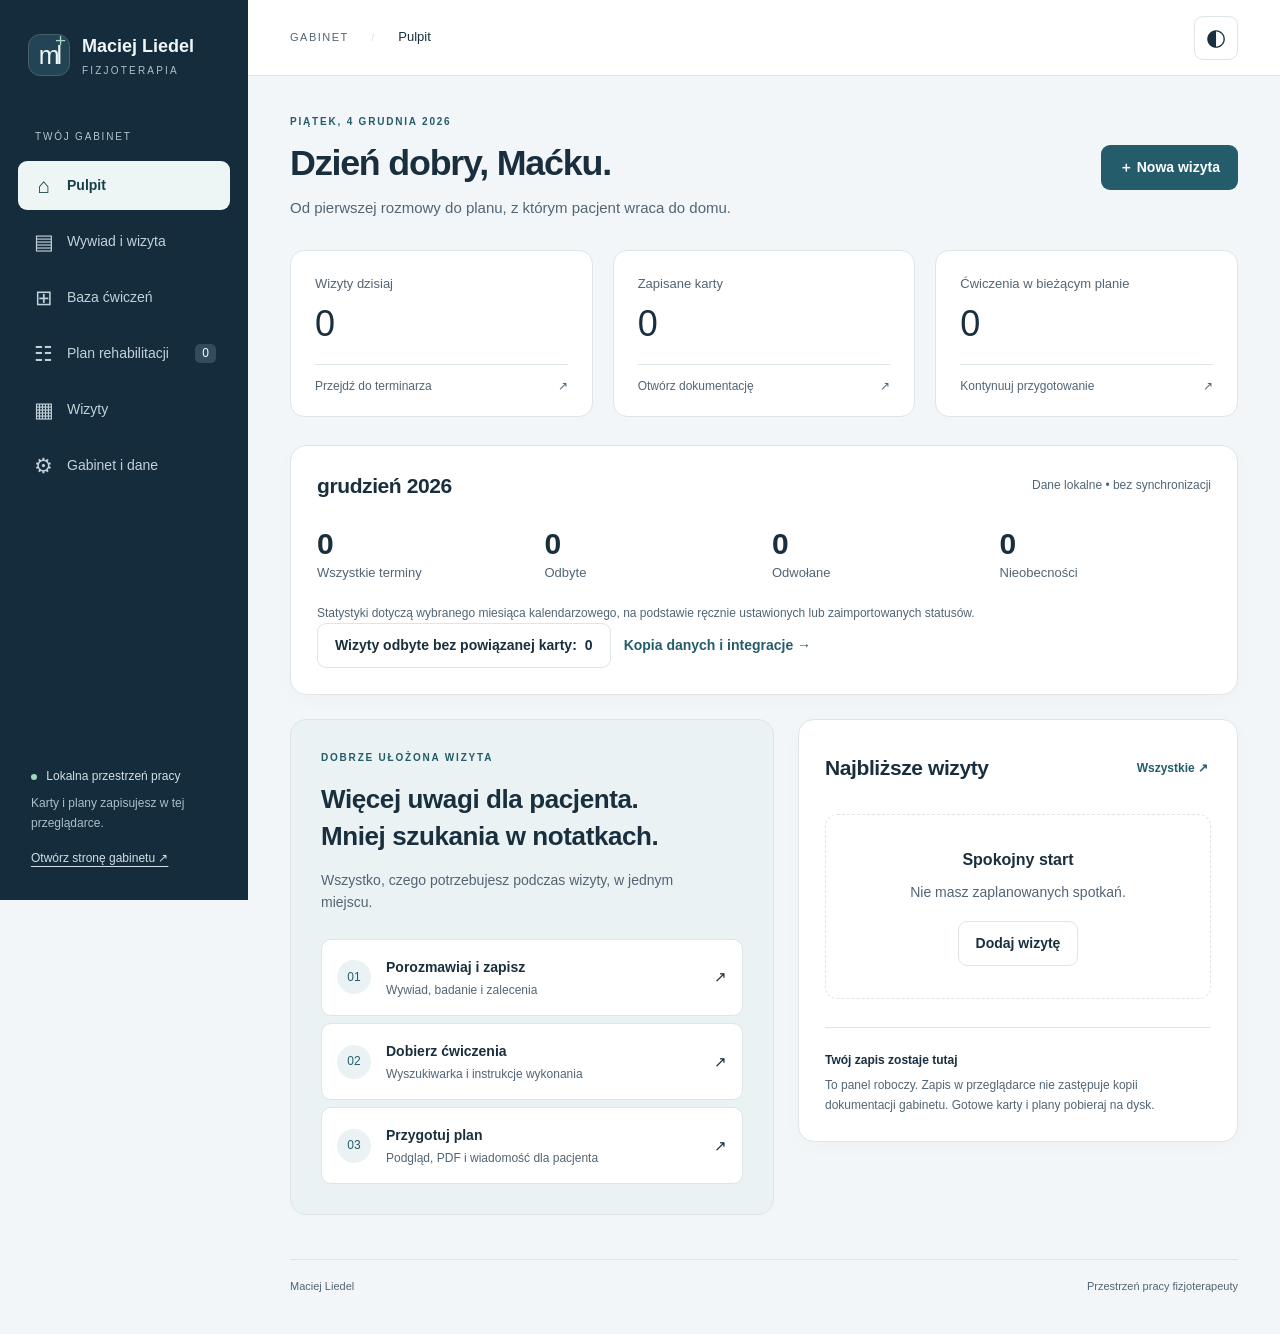
<file: panel/index.html>
<!DOCTYPE html>
<html data-theme="light" lang="pl">
 <head>
  <meta charset="utf-8"/>
  <meta content="width=device-width, initial-scale=1" name="viewport"/>
  <meta content="noindex, nofollow" name="robots"/>
  <meta content="Gabinet Macieja Liedela — wywiad, karta wizyty i plany rehabilitacji." name="description"/>
  <title>
   Gabinet · Maciej Liedel
  </title>
  <link href="data:," rel="icon"/>
  <link href="panel.css" rel="stylesheet"/>
 </head>
 <body>
  <a class="skip-link" href="#workspace">
   Przejdź do treści
  </a>
  <aside class="sidebar">
   <a class="brand" href="#start">
    <span aria-hidden="true" class="brand-mark">
     ml
     <span>
      +
     </span>
    </span>
    <span>
     Maciej Liedel
     <small>
      FIZJOTERAPIA
     </small>
    </span>
   </a>
   <div class="nav-caption">
    TWÓJ GABINET
   </div>
   <div aria-label="Obszary gabinetu" aria-orientation="vertical" class="panel-tabs" role="tablist">
    <button data-tab="start" role="tab">
     <span aria-hidden="true" class="nav-icon">
      ⌂
     </span>
     Pulpit
    </button>
    <button data-tab="dokumentacja" role="tab">
     <span aria-hidden="true" class="nav-icon">
      ▤
     </span>
     Wywiad i wizyta
    </button>
    <button data-tab="baza" role="tab">
     <span aria-hidden="true" class="nav-icon">
      ⊞
     </span>
     Baza ćwiczeń
    </button>
    <button data-tab="generator" role="tab">
     <span aria-hidden="true" class="nav-icon">
      ☷
     </span>
     Plan rehabilitacji
     <span class="badge" id="plan-count">
      0
     </span>
    </button>
    <button data-tab="kalendarz" role="tab">
     <span aria-hidden="true" class="nav-icon">
      ▦
     </span>
     Wizyty
    </button>
    <button data-tab="ai" role="tab">
     <span aria-hidden="true" class="nav-icon">
      ⚙
     </span>
     Gabinet i dane
    </button>
   </div>
   <div class="sidebar-foot">
    <span class="local-dot">
    </span>
    Lokalna przestrzeń pracy
    <p>
     Karty i plany zapisujesz w tej przeglądarce.
    </p>
    <a href="../index.html">
     Otwórz stronę gabinetu ↗
    </a>
   </div>
  </aside>
  <div class="app">
   <header class="topbar">
    <span>
     GABINET
     <span class="topbar-divider">
      /
     </span>
     <strong id="current-area">
      Pulpit
     </strong>
    </span>
    <button aria-label="Włącz ciemny motyw" class="icon-button" id="theme-toggle" title="Zmień motyw">
     ◐
    </button>
   </header>
   <main id="workspace" tabindex="-1">
    <div class="notice danger hidden" id="storage-error" role="alert">
    </div>
    <section class="tab-panel" id="tab-start">
     <div class="page-heading">
      <div>
       <p class="eyebrow" id="today-label">
        TWOJA PRZESTRZEŃ PRACY
       </p>
       <h1>
        Dzień dobry, Maćku.
       </h1>
       <p>
        Od pierwszej rozmowy do planu, z którym pacjent wraca do domu.
       </p>
      </div>
      <button class="btn-primary" data-new-patient="">
       ＋ Nowa wizyta
      </button>
     </div>
     <div class="stats-grid">
      <button class="stat" data-go="kalendarz">
       <span>
        Wizyty dzisiaj
       </span>
       <strong id="stat-visits">
        0
       </strong>
       <small>
        Przejdź do terminarza
        <span>
         ↗
        </span>
       </small>
      </button>
      <button class="stat" data-go="dokumentacja">
       <span>
        Zapisane karty
       </span>
       <strong id="stat-docs">
        0
       </strong>
       <small>
        Otwórz dokumentację
        <span>
         ↗
        </span>
       </small>
      </button>
      <button class="stat" data-go="generator">
       <span>
        Ćwiczenia w bieżącym planie
       </span>
       <strong id="stat-plan">
        0
       </strong>
       <small>
        Kontynuuj przygotowanie
        <span>
         ↗
        </span>
       </small>
      </button>
     </div>
     <section class="surface clinic-summary" aria-labelledby="month-title">
      <div class="section-heading"><h2 id="month-title">Ten miesiąc</h2><span id="metrics-source" class="field-hint">Dane lokalne • bez synchronizacji</span></div>
      <div class="metric-strip"><div><strong id="metric-month">0</strong><span>Wszystkie terminy</span></div><div><strong id="metric-completed">0</strong><span>Odbyte</span></div><div><strong id="metric-cancelled">0</strong><span>Odwołane</span></div><div><strong id="metric-noshow">0</strong><span>Nieobecności</span></div></div>
      <p class="field-hint">Statystyki dotyczą wybranego miesiąca kalendarzowego, na podstawie ręcznie ustawionych lub zaimportowanych statusów.</p>
      <div class="action-bar"><button class="btn-secondary" id="show-undocumented">Wizyty odbyte bez powiązanej karty: <span id="metric-missing">0</span></button><button class="btn-link" data-go="ai">Kopia danych i integracje →</button></div>
     </section>
     <div class="home-grid">
      <article class="workflow-card">
       <p class="eyebrow">
        DOBRZE UŁOŻONA WIZYTA
       </p>
       <h2>
        Więcej uwagi dla pacjenta.
        <br/>
        Mniej szukania w notatkach.
       </h2>
       <p>
        Wszystko, czego potrzebujesz podczas wizyty, w jednym miejscu.
       </p>
       <div class="workflow-steps">
        <button data-go="dokumentacja">
         <span>
          01
         </span>
         <div>
          <strong>
           Porozmawiaj i zapisz
          </strong>
          <small>
           Wywiad, badanie i zalecenia
          </small>
         </div>
         <b>
          ↗
         </b>
        </button>
        <button data-go="baza">
         <span>
          02
         </span>
         <div>
          <strong>
           Dobierz ćwiczenia
          </strong>
          <small>
           Wyszukiwarka i instrukcje wykonania
          </small>
         </div>
         <b>
          ↗
         </b>
        </button>
        <button data-go="generator">
         <span>
          03
         </span>
         <div>
          <strong>
           Przygotuj plan
          </strong>
          <small>
           Podgląd, PDF i wiadomość dla pacjenta
          </small>
         </div>
         <b>
          ↗
         </b>
        </button>
       </div>
      </article>
      <aside class="surface">
       <div class="section-heading">
        <h2>
         Najbliższe wizyty
        </h2>
        <button class="btn-link" data-go="kalendarz">
         Wszystkie ↗
        </button>
       </div>
       <div id="home-visits">
       </div>
       <div class="quiet-note">
        <strong>
         Twój zapis zostaje tutaj
        </strong>
        <p>
         To panel roboczy. Zapis w przeglądarce nie zastępuje kopii dokumentacji gabinetu. Gotowe karty i plany pobieraj na dysk.
        </p>
       </div>
      </aside>
     </div>
    </section>
    <section class="tab-panel hidden" id="tab-dokumentacja">
     <div class="page-heading">
      <div>
       <p class="eyebrow">
        01 / SPOTKANIE Z PACJENTEM
       </p>
       <h1>
        Wywiad i karta wizyty
       </h1>
       <p>
        Przejdź od rozmowy do zaleceń. Szkic zapisuje się automatycznie.
       </p>
      </div>
      <button class="btn-secondary" data-new-patient="">
       ＋ Nowy pacjent
      </button>
     </div>
     <nav class="section-jumps" aria-label="Części wizyty"><a href="#visit-intake">1. Wywiad</a><a href="#visit-exam">2. Badanie</a><a href="#visit-plan">3. Zalecenia i zapis</a></nav>
     <div class="editor-grid">
      <div class="editor-main">
       <article class="surface" id="visit-intake">
        <div class="section-heading">
         <h2>
          <span class="step-number">
           1
          </span>
          Pacjent i wywiad
         </h2>
         <span class="save-status" id="doc-draft-status" role="status">
         </span>
        </div>
        <label>
         Wizyta z terminarza
         <select id="doc-visit">
          <option value="">
           Nowa wizyta / spoza listy
          </option>
         </select>
        </label>
        <div class="form-grid-2">
         <label>
          Kod / imię pacjenta
          <input autocomplete="off" id="doc-patient" placeholder="np. AK-12"/>
         </label>
         <label>
          Data wizyty
          <input id="doc-date" required="" type="date"/>
         </label>
        </div>
        <details class="formal-fields"><summary>Dane do dokumentacji — pacjent i praktyka</summary>
         <p class="field-hint">Kod pacjenta nie wystarcza w oficjalnej dokumentacji. Dane tutaj są zapisane lokalnie, bez szyfrowania pamięci przeglądarki. Wypełnij je tylko na zabezpieczonym urządzeniu; możesz też uzupełnić je dopiero w systemie gabinetowym.</p>
         <div class="form-grid-2"><label>Imię i nazwisko<input id="doc-fullname" autocomplete="off"></label><label>Data urodzenia<input id="doc-birth" type="date"></label><label>Płeć<select id="doc-sex"><option value="">Nie uzupełniono</option><option>Kobieta</option><option>Mężczyzna</option></select></label><label>PESEL lub rodzaj i numer dokumentu<input id="doc-identity" autocomplete="off"></label></div>
         <label>Adres zamieszkania<input id="doc-address" autocomplete="off"></label>
         <label>Przedstawiciel ustawowy — imię, nazwisko i adres, gdy dotyczy<textarea id="doc-representative" rows="2"></textarea></label>
         <label>Praktyka / miejsce udzielenia świadczenia<textarea id="doc-practice" placeholder="Nazwa, adres, dane rejestrowe właściwe dla praktyki" rows="2"></textarea></label>
         <label>Numer prawa wykonywania zawodu autora<input id="doc-pwz" autocomplete="off"></label>
        </details>
        <label>
         Wywiad i dolegliwości
         <span class="field-hint">
          Co sprowadza pacjenta? Od kiedy występuje problem i co go nasila?
         </span>
         <textarea id="doc-subj" placeholder="Zapisz historię dolegliwości i najważniejsze informacje z rozmowy…" rows="4"></textarea>
        </label>
        <details class="interview-guide">
         <summary>
          Pomocnik wywiadu — uporządkuj rozmowę
         </summary>
         <div class="form-grid-2">
          <label>
           Obszar i czas trwania
           <input id="intake-area" placeholder="Gdzie? Od kiedy?"/>
          </label>
          <label>
           Ból według pacjenta (0–10)
           <input id="intake-pain" max="10" min="0" placeholder="Nie oceniono" type="number"/>
          </label>
         </div>
         <label>
          Co nasila, a co pomaga?
          <textarea id="intake-factors" rows="2"></textarea>
         </label>
         <label>
          Historia, leczenie i istotne informacje
          <textarea id="intake-history" placeholder="Wcześniejsze urazy, zabiegi, leki, wyniki badań…" rows="2"></textarea>
         </label>
         <label>
          Cel pacjenta
          <input id="intake-goal" placeholder="Do jakiej aktywności chce wrócić?"/>
         </label>
         <button class="btn-secondary" id="intake-apply">
          Dodaj odpowiedzi do wywiadu
         </button>
         <p class="field-hint">
          Pomocnik nie ocenia objawów ani nie stawia diagnozy.
         </p>
        </details>
       </article>
       <article class="surface" id="visit-exam">
        <div class="section-heading">
         <h2>
          <span class="step-number">
           2
          </span>
          Badanie i postępowanie
         </h2>
        </div>
        <label>
         Badanie przedmiotowe
         <textarea id="doc-obj" placeholder="Obserwacja, zakres ruchu, testy i wyniki…" rows="3"></textarea>
        </label>
        <div class="form-grid-2">
         <label>
          Problem / rozpoznanie
          <input id="doc-assess" placeholder="Twoja ocena kliniczna"/>
         </label>
         <label>
          Funkcjonowanie / ICF
          <input id="doc-icf" placeholder="Opis lub kody ICF"/>
         </label>
        </div>
        <label>Cel postępowania<input id="doc-goal" placeholder="Cel uzgodniony z pacjentem"></label>
        <label>Przeciwwskazania i istotne informacje o bezpieczeństwie<textarea id="doc-safety" rows="2" placeholder="Zapisz ustalenia z wywiadu i badania; nie zakładaj braku przeciwwskazań"></textarea></label>
        <fieldset id="doc-proc">
         <legend>
          Wykonane procedury
         </legend>
         <div class="checkbox-grid">
          <label>
           <input type="checkbox" value="Terapia manualna"/>
           Terapia manualna
          </label>
          <label>
           <input type="checkbox" value="Masaż tkanek głębokich"/>
           Masaż tkanek głębokich
          </label>
          <label>
           <input type="checkbox" value="Suche igłowanie"/>
           Suche igłowanie
          </label>
          <label>
           <input type="checkbox" value="Kinesiotaping"/>
           Kinesiotaping
          </label>
          <label>
           <input type="checkbox" value="Ćwiczenia nadzorowane"/>
           Ćwiczenia nadzorowane
          </label>
          <label>
           <input type="checkbox" value="Edukacja pacjenta"/>
           Edukacja pacjenta
          </label>
         </div>
        </fieldset>
       </article>
       <article class="surface"><label>Przebieg, dawkowanie i reakcja na terapię<textarea id="doc-course" rows="3" placeholder="Co wykonano, w jakim zakresie i z jakim efektem"></textarea></label><label>Zlecone wyroby medyczne / skierowania, gdy dotyczy<textarea id="doc-referrals" rows="2"></textarea></label><label>Informacja dla pacjenta i zgoda na świadczenie<textarea id="doc-consent" rows="2" placeholder="Odnotuj faktycznie przekazane informacje i uzyskaną zgodę; nie zastępuje wymaganych dokumentów"></textarea></label></article>
       <article class="surface" id="visit-plan">
        <div class="section-heading">
         <h2>
          <span class="step-number">
           3
          </span>
          Zalecenia i dalszy plan
         </h2>
        </div>
        <label>
         Zalecenia dla pacjenta
         <textarea id="doc-plan" placeholder="Postępowanie w domu, termin kontroli, dalsze kroki…" rows="4"></textarea>
        </label>
        <div class="form-grid-2">
         <label>
          Autor wpisu
          <input id="doc-sign" value="Maciej Liedel, mgr fizjoterapii"/>
         </label>
         <label>
          E-mail pacjenta
          <span class="optional">
           do wiadomości
          </span>
          <input autocomplete="off" id="doc-email" placeholder="pacjent@przyklad.pl" type="email"/>
         </label>
        </div>
        <label>Powód nowej wersji / uzupełnienia <span class="optional">gdy zmieniasz zapisaną kartę</span><input id="doc-amendment" placeholder="Co uzupełniono i dlaczego"></label>
        <div class="action-bar">
         <button class="btn-primary" id="doc-save">
          Zapisz kartę wizyty
         </button>
         <button class="btn-secondary" id="doc-preview">
          Podgląd i eksport
         </button>
         <button class="btn-link" id="doc-to-plan">
          Przejdź do planu →
         </button>
        </div>
        <p class="feedback" id="doc-msg" role="status">
        </p>
       </article>
       <article class="surface">
        <div class="section-heading">
         <h2>
          Zapisane karty
         </h2>
        </div>
        <label class="search-field">
         Szukaj karty
         <input id="doc-search" placeholder="Kod pacjenta, data lub problem…" type="search"/>
        </label>
        <div class="record-list" id="doc-list">
        </div>
       </article>
      </div>
      <aside class="editor-aside">
       <div class="surface">
        <h2>Przed zakończeniem</h2><p class="field-hint">Pomocnik kompletności opisu. Nie potwierdza zgodności prawnej ani zgłoszenia do P1.</p><ul class="completion-list" id="doc-completeness"></ul>
        <p class="eyebrow">
         W TRAKCIE WIZYTY
        </p>
        <h3>
         Rozmowa ma swój rytm.
        </h3>
        <p>
         Najpierw zapisz słowa pacjenta, potem wyniki badania i swoją ocenę. Na końcu ustalcie jasny plan działania.
        </p>
        <hr/>
        <p class="field-hint">
         Karta jest wpisem roboczym. Przenieś zatwierdzony zapis do dokumentacji gabinetu.
        </p>
       </div>
       <details class="surface ai-tools">
        <summary>
         Dyktowanie i pomoc AI
         <span class="optional">
          opcjonalnie
         </span>
        </summary>
        <p>
         Rozpoznawanie mowy może korzystać z serwera dostawcy przeglądarki. Nie dyktuj danych identyfikujących pacjenta.
        </p>
        <label class="check-label">
         <input id="speech-consent" type="checkbox"/>
         Zgadzam się na użycie rozpoznawania mowy w przeglądarce.
        </label>
        <button class="btn-secondary" id="doc-dict-big">
         Rozpocznij dyktowanie
        </button>
        <p class="feedback" id="doc-dict-status" role="status">
        </p>
        <label>
         Tekst do opracowania
         <textarea id="doc-transcript" placeholder="Możesz też wkleić anonimową notatkę…" rows="5"></textarea>
        </label>
        <label class="check-label">
         <input id="doc-ai-consent" type="checkbox"/>
         Sprawdziłem treść: bez danych identyfikujących pacjenta. Zgadzam się wysłać opis do wybranego dostawcy AI.
        </label>
        <div class="stack-actions">
         <button class="btn-secondary" id="doc-dict-ai">
          Wypełnij kartę z notatki
         </button>
         <button class="btn-secondary" id="doc-ai-tidy">
          Uporządkuj zapis z AI
         </button>
         <button class="btn-secondary" id="doc-ai-patient">
          Streszczenie dla pacjenta
         </button>
         <button class="btn-link" data-go="ai">
          Ustawienia połączenia →
         </button>
        </div>
        <p class="field-hint">
         Odpowiedź AI zobaczysz przed zastosowaniem do karty.
        </p>
       </details>
      </aside>
     </div>
    </section>
    <section class="tab-panel hidden" id="tab-baza">
     <div class="page-heading">
      <div>
       <p class="eyebrow">
        02 / DOBÓR ĆWICZEŃ
       </p>
       <h1>
        Biblioteka ruchu
       </h1>
       <p>
        Znajdź ćwiczenie, oznacz ulubione i dopasuj dawkowanie do pacjenta.
       </p>
      </div>
      <button class="btn-primary" data-go="generator">
       Otwórz plan
       <span class="button-count" id="library-plan-count">
        0
       </span>
       →
      </button>
     </div>
     <div class="demo-intro surface">
      <div><p class="eyebrow">KOLEKCJA POKAZOWA · E3 REHAB</p><h2>Od filmu do własnego planu.</h2><p>4 przykłady wideo i 2 zestawy do przetestowania pracy w gabinecie. Wybierz ćwiczenia, zmień kolejność i sprawdź podgląd planu.</p><p class="field-hint">DEMO — materiały do prezentacji, wymagają oceny fizjoterapeuty przed użyciem z pacjentem. Filmy należą do ich autorów.</p><button class="btn-primary" id="demo-browse">Pokaż 4 ćwiczenia demo →</button></div>
      <div id="demo-sets" class="demo-sets"></div>
     </div>
     <div class="library-toolbar surface">
      <label>Kolekcja<select id="ex-collection"><option value="all">Wszystkie ćwiczenia</option><option value="demo">Demo · E3 Rehab (4)</option><option value="existing">Dotychczasowa biblioteka</option></select></label>
      <label class="search-field">
       Szukaj ćwiczenia
       <input id="ex-search" placeholder="Nazwa, obszar ciała lub cel ćwiczenia…" type="search"/>
      </label>
      <button class="btn-secondary" id="ex-favorites" aria-pressed="false">☆ Tylko ulubione</button>
      <div aria-label="Obszar ciała" class="filter-list" id="ex-filters" role="group">
       <button aria-pressed="true" class="is-on" data-f="all">
        Wszystkie
       </button>
       <button aria-pressed="false" data-f="Kolano">
        Kolano
       </button>
       <button aria-pressed="false" data-f="Bark">
        Bark
       </button>
       <button aria-pressed="false" data-f="Kręgosłup">
        Kręgosłup
       </button>
       <button aria-pressed="false" data-f="Żuchwa">
        Żuchwa
       </button>
       <button aria-pressed="false" data-f="Staw skokowy">
        Staw skokowy
       </button>
      </div>
     </div>
     <div class="results-heading">
      <span id="ex-count" role="status">
      </span>
      <span id="library-patient">
       Bieżący plan: pacjent nie został jeszcze wskazany
      </span>
     </div>
     <div class="ex-grid" id="ex-list">
     </div>
     <p class="field-hint">
      Podgląd filmu pokazuje źródło. Połączenie z YouTube następuje dopiero po wybraniu „Załaduj film z YouTube”.
     </p>
    </section>
    <section class="tab-panel hidden" id="tab-generator">
     <div class="page-heading">
      <div>
       <p class="eyebrow">
        03 / PLAN DLA PACJENTA
       </p>
       <h1>
        Plan rehabilitacji
       </h1>
       <p>
        Jasne instrukcje, indywidualne dawkowanie i materiały do domu.
       </p>
      </div>
      <button class="btn-secondary" data-go="baza">
       ＋ Dodaj ćwiczenia
      </button>
     </div>
     <details class="surface template-tools"><summary>Moje zestawy ćwiczeń</summary><p class="field-hint">Zapisz bieżące ćwiczenia i dawkowanie jako zestaw do ponownego użycia. Nie kopiujemy pacjenta, celu ani wskazówek z jego planu. Nazwa i dawkowanie zestawu nie powinny zawierać danych pacjenta.</p><label>Nazwa zestawu<input id="template-name" maxlength="100" placeholder="Twoja nazwa zestawu"></label><button class="btn-secondary" id="template-save">Zapisz zestaw z bieżącego planu</button><div id="template-list" class="record-list"></div></details>
     <div class="editor-grid">
      <div class="editor-main">
       <article class="surface">
        <div class="section-heading">
         <h2>
          Założenia planu
         </h2>
         <span class="save-status" id="plan-save-status" role="status">
         </span>
        </div>
        <div class="form-grid-2">
         <label>
          Pacjent / kod
          <input autocomplete="off" id="plan-patient" placeholder="np. AK-12"/>
         </label>
         <label>
          Data planu
          <input id="plan-date" type="date"/>
         </label>
        </div>
        <label>
         Cel rehabilitacji
         <input id="plan-goal" placeholder="Co wspólnie chcecie osiągnąć?"/>
        </label>
        <div class="form-grid-2">
         <label>
          Częstotliwość / harmonogram
          <input id="plan-frequency" placeholder="Ustal indywidualnie"/>
         </label>
         <label>
          Kontrola / okres planu
          <input id="plan-review" placeholder="Termin lub warunek kontroli"/>
         </label>
        </div>
       </article>
       <article class="surface">
        <div class="section-heading">
         <h2>
          Ćwiczenia w planie
         </h2>
         <button class="btn-link" data-go="baza">
          Dodaj kolejne ＋
         </button>
        </div>
        <p class="field-hint">
         Dawkowanie z biblioteki jest punktem wyjścia. Sprawdź je i dostosuj przed przekazaniem planu.
        </p>
        <div class="plan-items" id="plan-items">
        </div>
       </article>
       <article class="surface">
        <label>
         Zalecenia dodatkowe
         <textarea id="plan-notes" placeholder="Twoje wskazówki dotyczące wykonania, postępowania i kontaktu…" rows="4"></textarea>
        </label>
        <div class="action-bar">
         <button class="btn-primary" id="plan-save">
          Zapisz wersję planu
         </button>
         <button class="btn-secondary" id="plan-preview">
          Podgląd dla pacjenta
         </button>
         <button class="btn-link" id="plan-clear">
          Nowy, pusty plan
         </button>
        </div>
        <p class="feedback" id="plan-msg" role="status">
        </p>
       </article>
       <article class="surface">
        <h2>
         Zapisane plany
        </h2>
        <div class="record-list" id="plan-history">
        </div>
       </article>
      </div>
      <aside class="editor-aside">
       <article class="surface delivery-card">
        <p class="eyebrow">
         GOTOWE DO PRZEKAZANIA
        </p>
        <h2>
         Plan, który zostaje
         <br/>
         z pacjentem.
        </h2>
        <p>
         Sprawdź podgląd, a następnie wybierz wygodną formę przekazania.
        </p>
        <div class="stack-actions">
         <button class="btn-primary" id="plan-print">
          Drukuj / zapisz PDF
         </button>
         <button class="btn-secondary" id="plan-copy">
          Kopiuj treść planu
         </button>
        </div>
        <hr/>
        <label>
         E-mail pacjenta
         <input autocomplete="off" id="plan-email" placeholder="pacjent@przyklad.pl" type="email"/>
        </label>
        <button class="btn-secondary full-width" id="plan-email-send">
         Przygotuj e-mail
        </button>
        <p class="field-hint">
         Pobierzesz wiadomość .eml z pełnym planem. Otwórz ją w obsługującym ten format programie pocztowym albo skopiuj treść do swojej poczty. Wysłanie zatwierdzasz sam.
        </p>
       </article>
      </aside>
     </div>
    </section>
    <section class="tab-panel hidden" id="tab-kalendarz">
     <div class="page-heading">
      <div>
       <p class="eyebrow">
        ORGANIZACJA DNIA
       </p>
       <h1>
        Wizyty
       </h1>
       <p>
        Zaplanuj dzień, oznacz wynik wizyty i przejdź prosto do karty.
       </p>
      </div>
      <button class="btn-secondary" id="visit-export">
       Pobierz kalendarz .ics
      </button>
     </div>
     <div class="editor-grid">
      <article class="surface">
       <div class="section-heading">
        <h2>
         Zaplanowane spotkania
        </h2>
       </div>
       <div class="form-grid-2"><label>Szukaj wizyty<input type="search" id="visit-search" placeholder="Pacjent, data, usługa…"></label><label>Pokaż<select id="visit-filter"><option value="all">Wszystkie</option><option value="today">Dzisiaj</option><option value="scheduled">Zaplanowane</option><option value="completed">Odbyte</option><option value="cancelled">Odwołane</option><option value="noshow">Nieobecności</option><option value="missing">Odbyte bez karty</option></select></label></div>
       <div class="record-list" id="visit-list">
       </div>
       <details>
        <summary>
         Pozostałe i zakończone wizyty
        </summary>
        <div class="record-list" id="visit-past">
        </div>
       </details>
       <p class="feedback" id="visit-msg" role="status">
       </p>
      </article>
      <aside class="surface">
       <h2>
        Dodaj wizytę
       </h2>
       <form id="visit-form">
        <div class="form-grid-2">
         <label>
          Data
          <input id="v-date" required="" type="date"/>
         </label>
         <label>
          Godzina
          <input id="v-time" required="" type="time"/>
         </label>
        </div>
        <label>Czas wizyty (minuty)<input id="v-duration" type="number" min="5" max="480" step="1" value="60" required></label>
        <label>
         Pacjent / kod
         <input autocomplete="off" id="v-client" placeholder="np. AK-12" required=""/>
        </label>
        <label>
         Usługa
         <select id="v-service">
          <option>
           Konsultacja fizjoterapeutyczna
          </option>
          <option>
           Terapia manualna / chiropraktyka
          </option>
          <option>
           Fizjoterapia stomatologiczna
          </option>
          <option>
           Fizjoterapia sportowa
          </option>
          <option>
           Rehabilitacja pooperacyjna
          </option>
          <option>
           Suche igłowanie
          </option>
         </select>
        </label>
        <label>
         Gabinet
         <select id="v-place">
          <option>
           Warszawa, Sewerynów 6
          </option>
          <option>
           Radzymin, Słowackiego 2
          </option>
         </select>
        </label>
        <button class="btn-primary full-width" type="submit">
         ＋ Dodaj wizytę
        </button>
       </form>
       <p class="field-hint">
        Lista nie synchronizuje się z Booksy.
        <a href="https://booksy.com/pl-pl/320195_fizjoterapia-maciej-liedel_fizjoterapia_3_warszawa?do=invite#ba_s=dl_1" rel="noopener noreferrer" target="_blank">
         Otwórz rezerwacje ↗
        </a>
       </p>
      </aside>
     </div>
    </section>
    <section class="tab-panel hidden" id="tab-ai">
     <div class="page-heading">
      <div>
       <p class="eyebrow">
        DODATKOWE NARZĘDZIA
       </p>
       <h1>
        Gabinet, dane i połączenia
       </h1>
       <p>
        Kopie zapasowe, import wizyt i opcjonalna pomoc w redakcji.
       </p>
      </div>
     </div>
     <div class="settings-grid">
      <article class="surface"><p class="eyebrow">CIĄGŁOŚĆ PRACY</p><h2>Kopia gabinetu</h2><p>Karty, szkice, wizyty, plany i zestawy w jednym zaszyfrowanym pliku. Klucze AI i hasła nie trafiają do kopii.</p><p class="field-hint">Szyfrowanie dotyczy pobranego pliku. Dane w przeglądarce pozostają niezaszyfrowane. Zachowaj hasło osobno — nie można go odzyskać.</p><label>Hasło kopii (minimum 12 znaków)<input id="backup-password" type="password" autocomplete="new-password" minlength="12"></label><button class="btn-primary" id="backup-export">Pobierz zaszyfrowaną kopię</button><p id="backup-last" class="field-hint"></p><hr><label>Odtwórz z pliku kopii (w pustej przestrzeni)<input id="backup-file" type="file" accept=".json,application/json"></label><button class="btn-secondary" id="backup-preview">Sprawdź kopię</button><div id="backup-summary" class="quiet-note hidden"></div><button id="backup-restore" class="btn-secondary hidden">Odtwórz dane po sprawdzeniu</button><p id="backup-msg" role="status" class="feedback"></p></article>
      <article class="surface"><p class="eyebrow">BOOKSY I TERMINARZ</p><h2>Import wizyt z pliku</h2><p>Połączenie na żywo z Booksy nie jest skonfigurowane. Możesz wczytać lokalny plik CSV zgodny ze wzorem. Eksport Booksy może wymagać dopasowania kolumn.</p><button id="csv-template" class="btn-link">Pobierz wzór CSV</button><label>Plik CSV (maks. 2 MB / 2000 wizyt)<input id="visits-file" type="file" accept=".csv,text/csv"></label><button class="btn-secondary" id="visits-preview">Sprawdź import</button><div id="import-summary" class="quiet-note hidden"></div><button class="btn-primary hidden" id="visits-import">Dodaj sprawdzone wizyty</button><p id="import-msg" role="status" class="feedback"></p><p class="field-hint">Import nie zmienia rezerwacji w Booksy. Ponowny identyczny import pomija duplikaty; zmiany istniejących rezerwacji wymagają ręcznego sprawdzenia.</p></article>
      <article class="surface"><p class="eyebrow">DOKUMENTACJA I P1</p><h2>Domknij wpis w systemie gabinetowym</h2><p>Panel przygotowuje roboczą kartę. Nie podpisuje dokumentacji elektronicznie i nie raportuje zdarzeń do P1. PDF ani e-mail nie stanowią potwierdzenia raportowania.</p><ol><li>Sprawdź kartę i dane pacjenta.</li><li>Przenieś wpis do systemu dokumentacji praktyki.</li><li>Sprawdź w tym systemie podpis, raportowanie i potwierdzenie odbioru.</li></ol><p><a href="https://www.finezjo.pl/" target="_blank" rel="noopener noreferrer">Sprawdź Finezjo — aplikację KIF ↗</a></p><p class="field-hint">Automatyczna wysyłka wymaga wyboru systemu, uprawnień praktyki, umów i testów integracyjnych. Nie wgrywaj tutaj certyfikatów P1.</p></article>
     </div>
     <h2 class="settings-heading">Opcjonalny asystent AI</h2>
     <div class="editor-grid">
      <article class="surface">
       <label>
        Dostawca
        <select id="ai-provider">
         <option value="openrouter">
          OpenRouter
         </option>
         <option value="openai">
          OpenAI
         </option>
         <option value="opencode">
          OpenCode — serwer lokalny
         </option>
         <option value="custom">
          Własny endpoint zgodny z OpenAI
         </option>
        </select>
       </label>
       <label class="hidden" id="ai-url-wrap">
        Adres endpointu
        <input id="ai-url" placeholder="https://twoj-host/v1/chat/completions" type="url"/>
       </label>
       <div class="hidden" id="ai-opencode-wrap">
        <label>
         Adres serwera OpenCode
         <input id="ai-opbase" placeholder="http://127.0.0.1:4096" type="url"/>
        </label>
        <div class="form-grid-2">
         <label>
          Login
          <input autocomplete="off" id="ai-opuser"/>
         </label>
         <label>
          Hasło serwera
          <input autocomplete="off" id="ai-oppass" type="password"/>
         </label>
        </div>
       </div>
       <label id="ai-key-wrap">
        Klucz API
        <input autocomplete="off" id="ai-key" placeholder="Klucz dostawcy" type="password"/>
       </label>
       <label>
        Model
        <input id="ai-model" placeholder="Identyfikator modelu u dostawcy"/>
       </label>
       <p class="field-hint">
        Ustawienia, w tym klucz, są przechowywane w tej przeglądarce. Korzystaj z własnego urządzenia.
       </p>
       <div class="action-bar">
        <button class="btn-primary" id="ai-save">
         Zapisz ustawienia
        </button>
        <button class="btn-secondary" id="ai-test">
         Test połączenia
        </button>
       </div>
       <p class="feedback" id="ai-msg" role="status">
       </p>
      </article>
      <aside class="surface">
       <h2>
        Ty decydujesz o wysyłce
       </h2>
       <p>
        AI otrzymuje pola opisu klinicznego dopiero po Twojej zgodzie i użyciu przycisku. Pola kodu pacjenta i e-maila są pomijane, ale dane wpisane do treści notatki nie są automatycznie usuwane.
       </p>
       <p>
        Sprawdź opis przed wysyłką i odpowiedź przed użyciem. Test połączenia może zużyć środki u dostawcy.
       </p>
       <p class="field-hint">
        Lokalny serwer OpenCode może korzystać z zewnętrznego modelu — zależy to od jego konfiguracji.
       </p>
      </aside>
     </div>
    </section>
    <footer class="app-footer">
     Maciej Liedel
     <span>
      Przestrzeń pracy fizjoterapeuty
     </span>
    </footer>
   </main>
  </div>
  <div class="toast hidden" id="toast" role="status">
  </div>
  <dialog aria-labelledby="video-title" class="video-modal" id="video-modal">
   <div class="dialog-heading">
    <h2 id="video-title">
     Instruktaż ćwiczenia
    </h2>
    <button aria-label="Zamknij film" class="icon-button" data-close="video-modal">
     ×
    </button>
   </div>
   <p class="field-hint" id="video-source"></p>
   <div class="video-consent" id="video-consent"><p>Film zewnętrzny. Załadowanie odtwarzacza łączy z YouTube i udostępnia serwisowi adres IP oraz dane techniczne przeglądarki.</p><button class="btn-primary" id="video-load">Załaduj film z YouTube</button></div>
   <div class="video-wrap hidden" id="video-wrap">
    <iframe allow="fullscreen; picture-in-picture" allowfullscreen="" id="video-frame" referrerpolicy="strict-origin" title="Instruktaż ćwiczenia">
    </iframe>
   </div>
   <p>
    <a id="video-link" rel="noopener noreferrer" target="_blank">
     Film nie działa? Otwórz w YouTube ↗
    </a>
   </p>
  </dialog>
  <dialog aria-labelledby="export-title" class="export-modal" id="export-modal">
   <div class="dialog-heading">
    <div>
     <p class="eyebrow">
      PODGLĄD DOKUMENTU
     </p>
     <h2 id="export-title">
      Plan dla pacjenta
     </h2>
    </div>
    <button aria-label="Zamknij podgląd" class="icon-button" data-close="export-modal">
     ×
    </button>
   </div>
   <div class="document-paper" id="export-body">
   </div>
   <div class="dialog-actions">
    <button class="btn-primary" id="export-print">
     Drukuj / PDF
    </button>
    <button class="btn-secondary" id="export-copy">
     Kopiuj treść
    </button>
    <button class="btn-secondary" id="export-text">
     Pobierz .txt
    </button>
    <button class="btn-secondary" id="export-email">
     Pobierz e-mail .eml
    </button>
   </div>
   <p class="feedback" id="export-msg" role="status">
   </p>
  </dialog>
  <dialog aria-labelledby="confirm-title" class="confirm-modal" id="confirm-modal">
   <h2 id="confirm-title">
    Potwierdź zmianę
   </h2>
   <p id="confirm-text">
   </p>
   <div class="dialog-actions">
    <button autofocus="" class="btn-secondary" id="confirm-cancel">
     Anuluj
    </button>
    <button class="btn-primary" id="confirm-ok">
     Potwierdź
    </button>
   </div>
  </dialog>
  <dialog aria-labelledby="ai-review-title" class="export-modal" id="ai-review-modal">
   <div class="dialog-heading">
    <h2 id="ai-review-title">
     Sprawdź propozycję AI
    </h2>
    <button aria-label="Zamknij propozycję AI" class="icon-button" data-close="ai-review-modal">
     ×
    </button>
   </div>
   <pre class="ai-preview" id="ai-review-text"></pre>
   <p>
    Porównaj z własną notatką. Zastosowanie zastąpi odpowiednie pola bieżącego szkicu.
   </p>
   <div class="dialog-actions">
    <button class="btn-secondary" data-close="ai-review-modal">
     Odrzuć
    </button>
    <button class="btn-primary" id="ai-review-apply">
     Zastosuj do karty
    </button>
   </div>
  </dialog>
  <script src="../exercises.js">
  </script>
  <script src="clinic-core.js"></script>
  <script src="demo-library.js"></script>
  <script src="panel.js">
  </script>
  <script src="clinic.js"></script>
  <script src="docs.js">
  </script>
 </body>
</html>
</file>
<file: panel/panel.css>
/* Gabinet — niezależny interfejs, bez dziedziczenia styli strony publicznej. */
:root{
    color-scheme:light;
    --bg:#f3f6f8;
    --surface:#fff;
    --ink:#1a2f3e;
    --muted:#526574;
    --line:#dde5e9;
    --primary:#245c6b;
    --primary-hover:#194654;
    --tint:#eaf2f3;
    --nav:#142c3b;
    --danger:#a52f38;
    --shadow:0 4px 24px #142c3b05;
    --radius:16px
}
[data-theme=dark]{
    color-scheme:dark;
    --bg:#101e28;
    --surface:#192c39;
    --ink:#e9f1f5;
    --muted:#a9bcc8;
    --line:#344d5c;
    --primary:#9bd5d5;
    --primary-hover:#b5e5e5;
    --tint:#233e49;
    --danger:#ffaaaa;
    --shadow:none
}
*{
    box-sizing:border-box
}
body{
    margin:0;
    font:15px/1.6 'Segoe UI',Arial,sans-serif;
    background:var(--bg);
    color:var(--ink)
}
button,input,select,textarea{
    font:inherit
}
button,a,input,select,textarea,summary{
    -webkit-tap-highlight-color:transparent
}
button,summary{
    cursor:pointer
}
button{
    color:inherit
}
a{
    color:var(--primary);
    text-underline-offset:4px
}
h1,h2,h3,p{
    margin:0
}
h1{
    font-size:clamp(28px,2.8vw,39px);
    line-height:1.18;
    letter-spacing:-1.2px;
    font-weight:650
}
h2{
    font-size:21px;
    line-height:1.35;
    letter-spacing:-.4px;
    font-weight:650
}
h3{
    font-size:19px;
    line-height:1.4
}
p{
    color:var(--muted)
}
p+p{
    margin-top:14px
}
button{
    border:0
}
button:disabled,[aria-disabled=true]{
    cursor:default;
    opacity:.6
}
input,textarea,select{
    width:100%;
    min-width:0;
    max-width:100%;
    border:1px solid var(--line);
    border-radius:9px;
    padding:11px 12px;
    min-height:46px;
    background:var(--surface);
    color:var(--ink);
    font-size:16px
}
textarea{
    resize:vertical;
    line-height:1.6
}
input::placeholder,textarea::placeholder{
    color:var(--muted);
    opacity:1
}
input[type=checkbox]{
    width:18px;
    height:18px;
    min-height:18px;
    flex:0 0 18px;
    accent-color:var(--primary)
}
label{
    display:grid;
    gap:7px;
    margin:0 0 18px;
    font-size:14px;
    font-weight:600
}
fieldset{
    border:0;
    padding:0;
    margin:12px 0 0;
    min-width:0
}
legend{
    font-weight:600;
    margin-bottom:12px
}
hr{
    border:0;
    border-top:1px solid var(--line);
    margin:24px 0
}
summary{
    font-weight:600;
    min-height:44px;
    padding:10px 0
}
summary::marker{
    color:var(--primary)
}
:focus-visible{
    outline:3px solid #3693b4;
    outline-offset:4px
}
.hidden,[hidden]{
    display:none!important
}
.skip-link{
    position:fixed;
    left:16px;
    top:-100px;
    z-index:10;
    background:var(--surface);
    padding:12px
}
.skip-link:focus{
    top:12px
}
.sidebar{
    position:fixed;
    inset:0 auto 0 0;
    width:248px;
    background:var(--nav);
    color:#eff7fa;
    display:flex;
    flex-direction:column;
    padding:32px 18px;
    z-index:2;
    overflow-y:auto
}
.brand{
    display:flex;
    gap:12px;
    align-items:center;
    color:inherit;
    text-decoration:none;
    font-size:18px;
    font-weight:600;
    margin:0 10px 50px
}
.brand-mark{
    position:relative;
    width:42px;
    height:42px;
    display:grid;
    place-items:center;
    background:#234454;
    border:1px solid #48606b;
    border-radius:12px;
    font-size:25px;
    letter-spacing:-3px;
    font-weight:400
}
.brand-mark>span{
    position:absolute;
    right:3px;
    top:-9px;
    color:#a9dace;
    font-size:19px;
    letter-spacing:0
}
.brand small{
    display:block;
    font-size:10px;
    letter-spacing:2.2px;
    font-weight:500;
    color:#acc1cc;
    margin-top:2px
}
.nav-caption{
    font-size:10px;
    letter-spacing:1.8px;
    color:#b0c6d1;
    margin:0 17px 16px
}
.panel-tabs{
    display:grid;
    gap:7px
}
.panel-tabs button{
    display:flex;
    align-items:center;
    text-align:left;
    gap:12px;
    min-height:49px;
    padding:12px 14px;
    border-radius:9px;
    background:transparent;
    color:#c2d1d9;
    font-size:14px;
    font-weight:500
}
.panel-tabs button:hover{
    background:#223f50;
    color:#fff
}
.panel-tabs button.is-on{
    background:#edf6f5;
    color:#183f49;
    font-weight:650
}
.nav-icon{
    font-size:21px;
    width:23px;
    text-align:center;
    line-height:1
}
.badge{
    margin-left:auto;
    background:#304c5d;
    color:#fff;
    padding:0 7px;
    border-radius:5px;
    font-size:12px
}
.is-on .badge{
    background:#d3e5e5;
    color:#245c6b
}
.sidebar-foot{
    margin-top:auto;
    padding:48px 13px 0;
    font-size:12px;
    color:#d1dfe5
}
.sidebar-foot p{
    font-size:12px;
    color:#a9bfcb;
    margin:8px 0 16px
}
.sidebar-foot a{
    color:#d1dfe5
}
.local-dot{
    width:6px;
    height:6px;
    display:inline-block;
    background:#9dd9bd;
    border-radius:50%;
    margin-right:6px
}
.app{
    margin-left:248px;
    min-width:0
}
.topbar{
    height:76px;
    border-bottom:1px solid var(--line);
    display:flex;
    align-items:center;
    justify-content:space-between;
    padding:0 42px;
    background:var(--surface);
    font-size:11px;
    letter-spacing:1.5px;
    color:var(--muted)
}
.topbar strong{
    font-weight:500;
    font-size:13px;
    letter-spacing:0;
    color:var(--ink)
}
.topbar-divider{
    margin:0 18px;
    color:var(--line)
}
.icon-button{
    display:inline-grid;
    place-items:center;
    min-width:44px;
    min-height:44px;
    border-radius:9px;
    border:1px solid var(--line);
    background:var(--surface);
    color:var(--ink);
    font-size:23px;
    flex-shrink:0
}
main{
    max-width:1560px;
    padding:38px 42px 20px;
    margin:auto
}
.tab-panel{
    min-width:0
}
.page-heading{
    display:flex;
    align-items:center;
    justify-content:space-between;
    gap:24px;
    margin-bottom:30px
}
.page-heading p:not(.eyebrow){
    margin-top:12px;
    max-width:680px
}
.eyebrow{
    font-size:10px;
    font-weight:700;
    letter-spacing:1.8px;
    color:var(--primary);
    margin-bottom:12px
}
.page-heading>button{
    flex-shrink:0
}
.btn-primary,.btn-secondary,.btn-link{
    min-height:44px;
    display:inline-flex;
    align-items:center;
    justify-content:center;
    gap:8px;
    padding:11px 17px;
    border-radius:9px;
    text-decoration:none;
    font-size:14px;
    font-weight:600;
    line-height:1.5
}
.btn-primary{
    background:var(--primary);
    color:#fff;
    border:1px solid transparent
}
.btn-primary:hover{
    background:var(--primary-hover)
}
[data-theme=dark] .btn-primary{
    color:#112d36
}
.btn-secondary{
    background:var(--surface);
    border:1px solid var(--line);
    color:var(--ink)
}
.btn-secondary:hover{
    border-color:var(--primary);
    background:var(--tint)
}
.btn-link{
    background:transparent;
    color:var(--primary);
    padding:8px 3px
}
.btn-link:hover{
    text-decoration:underline
}
.surface{
    background:var(--surface);
    border:1px solid var(--line);
    border-radius:var(--radius);
    padding:26px;
    box-shadow:var(--shadow);
    min-width:0;
    align-self:start
}
.surface>h2{
    margin-bottom:20px
}
.surface>p{
    margin-top:16px
}
.surface>p.eyebrow{
    margin-top:0
}
.surface>label:last-child{
    margin-bottom:0
}
.section-heading{
    display:flex;
    align-items:center;
    justify-content:space-between;
    gap:12px;
    margin-bottom:24px
}
.section-heading h2{
    display:flex;
    align-items:center;
    gap:10px
}
.section-heading .btn-link{
    font-size:12px
}
.stats-grid{
    display:grid;
    grid-template-columns:repeat(3,minmax(0,1fr));
    gap:20px;
    margin-bottom:28px
}
.stat{
    text-align:left;
    background:var(--surface);
    border:1px solid var(--line);
    border-radius:14px;
    padding:20px 24px;
    color:var(--muted)
}
.stat>span{
    font-size:13px
}
.stat strong{
    display:block;
    font-size:36px;
    font-weight:500;
    line-height:1.4;
    color:var(--ink);
    margin:4px 0 14px
}
.stat small{
    display:flex;
    justify-content:space-between;
    gap:8px;
    padding-top:12px;
    border-top:1px solid var(--line);
    font-size:12px
}
.stat:hover{
    border-color:var(--primary)
}
.home-grid{
    display:grid;
    grid-template-columns:1.1fr 1fr;
    gap:24px
}
.workflow-card{
    padding:30px;
    border-radius:var(--radius);
    background:var(--tint);
    border:1px solid var(--line)
}
.workflow-card h2{
    font-size:26px;
    line-height:1.4;
    margin:15px 0
}
.workflow-card>p:not(.eyebrow){
    font-size:14px;
    max-width:400px
}
.workflow-steps{
    display:grid;
    gap:7px;
    margin-top:25px
}
.workflow-steps button{
    display:flex;
    align-items:center;
    gap:15px;
    background:var(--surface);
    padding:15px;
    border:1px solid var(--line);
    border-radius:10px;
    text-align:left
}
.workflow-steps button>span{
    width:34px;
    height:34px;
    background:var(--tint);
    color:var(--primary);
    border-radius:50%;
    display:grid;
    place-items:center;
    font-size:12px;
    flex-shrink:0
}
.workflow-steps strong{
    font-weight:600;
    font-size:14px
}
.workflow-steps small{
    display:block;
    font-size:12px;
    color:var(--muted);
    margin-top:2px
}
.workflow-steps b{
    margin-left:auto;
    font-weight:400
}
.quiet-note{
    border-top:1px solid var(--line);
    padding-top:23px;
    margin-top:28px;
    font-size:12px
}
.quiet-note p{
    margin-top:6px
}
.empty{
    text-align:center;
    border:1px dashed var(--line);
    padding:32px 18px;
    border-radius:12px;
    color:var(--muted);
    font-size:14px
}
.empty strong{
    display:block;
    color:var(--ink);
    font-size:16px;
    margin-bottom:8px
}
.empty .btn-secondary{
    margin-top:18px
}
.editor-grid{
    display:grid;
    grid-template-columns:minmax(0,1fr) 290px;
    gap:24px;
    align-items:start
}
.editor-main,.editor-aside{
    display:grid;
    gap:22px;
    min-width:0
}
.editor-aside .surface{
    padding:24px
}
.editor-aside p{
    font-size:13px
}
.step-number{
    font-size:12px;
    display:inline-grid;
    place-items:center;
    width:27px;
    height:27px;
    border-radius:50%;
    background:var(--tint);
    color:var(--primary);
    flex-shrink:0
}
.save-status{
    font-size:11px;
    color:var(--primary);
    text-align:right
}
.form-grid-2{
    display:grid;
    grid-template-columns:repeat(2,minmax(0,1fr));
    gap:16px
}
.field-hint{
    font-size:12px!important;
    color:var(--muted);
    font-weight:400;
    line-height:1.6
}
.optional{
    font-size:11px;
    font-weight:400;
    color:var(--muted)
}
.interview-guide{
    background:var(--bg);
    border:1px solid var(--line);
    padding:6px 18px;
    border-radius:10px
}
.interview-guide[open]{
    padding-bottom:18px
}
.interview-guide summary{
    font-size:13px
}
.interview-guide .form-grid-2{
    margin-top:14px
}
.checkbox-grid{
    display:grid;
    grid-template-columns:repeat(2,minmax(0,1fr));
    gap:10px
}
.checkbox-grid label,.check-label{
    display:flex;
    align-items:flex-start;
    gap:10px;
    font-size:13px;
    font-weight:400;
    line-height:1.5
}
.checkbox-grid label{
    margin:0;
    border:1px solid var(--line);
    border-radius:8px;
    padding:12px
}
.checkbox-grid input,.check-label input{
    margin-top:1px
}
.ai-tools summary{
    font-size:14px
}
.ai-tools p{
    margin:12px 0
}
.ai-tools textarea{
    font-size:14px
}
.ai-tools .check-label{
    margin-top:18px
}
.stack-actions{
    display:grid;
    gap:10px
}
.action-bar{
    display:flex;
    gap:10px;
    align-items:center;
    flex-wrap:wrap
}
.feedback{
    font-size:13px;
    line-height:1.6;
    color:var(--primary);
    margin-top:12px;
    overflow-wrap:anywhere
}
.feedback:empty{
    display:none
}
.record-list{
    display:grid;
    gap:12px;
    margin-top:16px
}
.record-row{
    display:flex;
    gap:16px;
    justify-content:space-between;
    align-items:center;
    padding:16px 0;
    border-bottom:1px solid var(--line);
    min-width:0
}
.record-row:first-child{
    padding-top:0
}
.record-row:last-child{
    border-bottom:0
}
.record-row>div{
    min-width:0;
    overflow-wrap:anywhere
}
.record-row strong{
    font-weight:600;
    font-size:14px
}
.record-row small{
    display:block;
    font-size:12px;
    color:var(--muted);
    margin-top:4px
}
.row-btns{
    display:flex;
    align-items:center;
    gap:7px;
    flex-shrink:0
}
.row-btns button{
    font-size:12px
}
.date-block{
    background:var(--tint);
    color:var(--primary);
    border-radius:9px;
    text-align:center;
    min-width:52px;
    padding:8px;
    font-size:13px
}
.home-visit{
    display:flex;
    gap:15px;
    align-items:center;
    padding:16px 0;
    border-bottom:1px solid var(--line)
}
.home-visit strong{
    font-size:14px
}
.home-visit small{
    display:block;
    color:var(--muted);
    font-size:12px
}
.library-toolbar{
    padding:22px 24px
}
.search-field{
    font-size:12px
}
.search-field input{
    background:var(--bg)
}
.filter-list{
    display:flex;
    flex-wrap:wrap;
    gap:8px
}
.filter-list button{
    padding:8px 15px;
    border-radius:7px;
    background:var(--surface);
    border:1px solid var(--line);
    font-size:13px;
    min-height:44px
}
.filter-list button.is-on{
    background:var(--tint);
    color:var(--primary);
    border-color:var(--primary)
}
.results-heading{
    display:flex;
    gap:12px;
    justify-content:space-between;
    color:var(--muted);
    font-size:12px;
    margin:24px 0 18px
}
.ex-grid{
    display:grid;
    grid-template-columns:repeat(auto-fill,minmax(min(100%,285px),1fr));
    gap:18px;
    margin-bottom:25px;
    align-items:start
}
.ex-card{
    display:flex;
    flex-direction:column;
    border:1px solid var(--line);
    border-radius:14px;
    background:var(--surface);
    padding:24px;
    min-width:0
}
.ex-card .ex-area{
    align-self:start;
    background:var(--tint);
    color:var(--primary);
    font-size:10px;
    letter-spacing:.6px;
    font-weight:600;
    padding:4px 9px;
    border-radius:5px
}
.ex-card h2{
    font-size:18px;
    line-height:1.45;
    margin:15px 0 10px;
    letter-spacing:-.3px
}
.ex-card p{
    font-size:13px
}
.ex-card .ex-goal{
    min-height:62px
}
.ex-dose{
    border-top:1px solid var(--line);
    padding-top:14px;
    margin-top:16px
}
.ex-dose span{
    display:block;
    color:var(--muted);
    font-size:11px
}
.ex-dose strong{
    font-size:13px;
    font-weight:500
}
.ex-card details{
    border-top:1px solid var(--line);
    margin-top:14px
}
.ex-card summary{
    font-size:12px;
    color:var(--primary)
}
.ex-card ol{
    padding-left:20px;
    font-size:13px;
    color:var(--muted);
    line-height:1.7
}
.ex-card .ex-contra{
    font-size:12px;
    color:var(--danger);
    margin:12px 0
}
.ex-actions{
    display:flex;
    gap:10px;
    margin-top:15px;
    align-items:center;
    flex-wrap:wrap
}
.ex-actions button{
    font-size:12px;
    flex:1;
    padding:10px 8px
}
.ex-actions [aria-disabled=true]{
    opacity:1;
    color:var(--primary);
    background:var(--tint);
    border:1px solid var(--line)
}
.button-count{
    background:#ffffff24;
    padding:0 6px;
    border-radius:4px
}
.plan-items{
    display:grid;
    gap:16px;
    margin-top:20px
}
.plan-row{
    border:1px solid var(--line);
    border-radius:12px;
    padding:18px;
    background:var(--bg)
}
.plan-row-header{
    display:flex;
    gap:12px;
    align-items:start;
    margin-bottom:15px
}
.plan-row-header h3{
    font-size:15px;
    line-height:1.5;
    flex:1
}
.plan-row-number{
    display:grid;
    place-items:center;
    background:var(--surface);
    border:1px solid var(--line);
    width:27px;
    height:27px;
    border-radius:7px;
    font-size:12px;
    flex-shrink:0
}
.plan-row .row-btns{
    gap:4px
}
.plan-row .row-btns button{
    width:34px;
    min-width:34px;
    min-height:44px;
    font-size:17px;
    background:transparent
}
.plan-row label{
    margin-bottom:12px;
    font-size:12px
}
.plan-row .btn-link{
    font-size:12px
}
.plan-row .form-grid-2{
    gap:12px
}
.delivery-card{
    border-top:3px solid var(--primary)
}
.delivery-card h2{
    font-size:23px;
    margin:14px 0
}
.delivery-card .stack-actions{
    margin-top:24px
}
.full-width{
    width:100%
}
.app-footer{
    display:flex;
    justify-content:space-between;
    gap:16px;
    margin-top:44px;
    padding:18px 0;
    border-top:1px solid var(--line);
    font-size:11px;
    color:var(--muted)
}
.notice{
    padding:16px;
    border:1px solid var(--line);
    border-radius:10px;
    margin-bottom:20px
}
.danger{
    color:var(--danger)
}
.toast{
    position:fixed;
    right:26px;
    bottom:26px;
    z-index:5;
    padding:15px 22px;
    border-radius:10px;
    background:#173d49;
    color:#fff;
    max-width:min(420px,calc(100vw - 32px));
    box-shadow:0 6px 25px #0002;
    font-size:14px
}
dialog{
    border:1px solid var(--line);
    border-radius:18px;
    background:var(--surface);
    color:var(--ink);
    padding:28px;
    max-height:90dvh;
    width:min(880px,calc(100% - 32px));
    overflow:auto;
    margin:auto;
    box-shadow:0 22px 100px #0003
}
dialog::backdrop{
    background:#0c202cb3
}
.dialog-heading{
    display:flex;
    align-items:center;
    justify-content:space-between;
    gap:16px;
    margin-bottom:24px
}
.dialog-actions{
    display:flex;
    gap:10px;
    flex-wrap:wrap;
    margin-top:24px
}
.video-modal{
    padding:20px
}
.video-wrap{
    aspect-ratio:16/9;
    background:#10232f;
    border-radius:10px;
    overflow:hidden
}
.video-wrap iframe{
    width:100%;
    height:100%;
    border:0
}
.video-modal p{
    margin-top:16px
}
.confirm-modal{
    max-width:480px
}
.confirm-modal p{
    margin-top:18px
}
.confirm-modal .dialog-actions{
    justify-content:flex-end
}
.document-paper{
    background:#fff;
    color:#182d3b;
    padding:34px;
    border:1px solid #dce4e9;
    border-radius:3px;
    overflow-wrap:anywhere
}
.document-paper .paper-brand{
    font-size:11px;
    letter-spacing:2px;
    color:#48616b;
    margin-bottom:25px
}
.document-paper h2{
    font-size:30px;
    color:#1a3947;
    margin:0 0 20px
}
.document-paper h3{
    font-size:16px;
    margin:20px 0 8px
}
.document-paper p{
    white-space:pre-wrap;
    color:#3d515b;
    font-size:14px
}
.document-paper ol{
    font-size:14px;
    padding-left:22px;
    color:#3d515b
}
.document-paper .paper-meta{
    border-block:1px solid #dce4e9;
    padding:16px 0;
    margin-bottom:24px
}
.document-paper .paper-exercise{
    break-inside:avoid;
    border-bottom:1px solid #dce4e9;
    padding-bottom:16px
}
.document-paper a{
    color:#245c6b;
    overflow-wrap:anywhere
}
.ai-preview{
    white-space:pre-wrap;
    overflow-wrap:anywhere;
    padding:20px;
    background:var(--bg);
    border-radius:10px;
    font:inherit
}
@media(min-width:1600px){
    .editor-grid{
        grid-template-columns:minmax(0,1fr) 340px
    }
    .home-grid{
        grid-template-columns:1.15fr 1fr
    }
}
@media(max-width:1180px){
    .sidebar{
        width:216px;
        padding-inline:12px
    }
    .brand{
        font-size:16px;
        margin-inline:8px
    }
    .app{
        margin-left:216px
    }
    .topbar{
        padding-inline:28px
    }
    main{
        padding:30px 28px 20px
    }
    .editor-grid{
        grid-template-columns:minmax(0,1fr) 250px;
        gap:18px
    }
    .surface{
        padding:22px
    }
    .editor-aside .surface{
        padding:20px
    }
    .home-grid{
        grid-template-columns:1fr
    }
    .page-heading{
        align-items:flex-start
    }
    .page-heading>button{
        max-width:200px
    }
    .form-grid-2{
        gap:12px
    }
}
@media(max-width:980px){
    .editor-grid{
        grid-template-columns:1fr
    }
    .editor-aside{
        grid-template-columns:1fr 1fr
    }
    .editor-aside> :only-child{
        grid-column:1/-1
    }
    .stats-grid{
        gap:12px
    }
    .stat{
        padding:18px
    }
    .stat>span{
        font-size:12px
    }
    .page-heading{
        flex-wrap:wrap
    }
    .page-heading>button{
        max-width:none
    }
    .plan-row .form-grid-2{
        grid-template-columns:1fr 1fr
    }
}
@media(max-width:760px){
    .sidebar{
        position:relative;
        width:100%;
        padding:18px 16px 12px;
        overflow:visible
    }
    .brand{
        margin:0 0 18px;
        font-size:17px
    }
    .brand-mark{
        width:36px;
        height:36px;
        font-size:22px
    }
    .brand small{
        font-size:9px
    }
    .nav-caption,.sidebar-foot{
        display:none
    }
    .panel-tabs{
        display:flex;
        overflow-x:auto;
        gap:7px;
        padding:0 0 5px;
        scrollbar-width:thin;
        scrollbar-color:#708791 transparent
    }
    .panel-tabs button{
        flex:0 0 auto;
        white-space:nowrap;
        min-height:44px;
        padding:10px 12px;
        font-size:12px
    }
    .nav-icon{
        font-size:18px;
        width:18px
    }
    .app{
        margin-left:0
    }
    .topbar{
        height:56px;
        padding:0 20px
    }
    .topbar-divider{
        margin-inline:10px
    }
    main{
        padding:26px 20px 16px
    }
    .page-heading{
        gap:18px;
        margin-bottom:24px
    }
    .page-heading p:not(.eyebrow){
        font-size:14px
    }
    .eyebrow{
        font-size:9px;
        letter-spacing:1.5px
    }
    .stats-grid{
        gap:10px
    }
    .stat{
        padding:14px
    }
    .stat strong{
        font-size:29px
    }
    .stat small{
        font-size:10px;
        line-height:1.5
    }
    .stat>span{
        font-size:11px;
        display:block;
        min-height:34px
    }
    .workflow-card{
        padding:24px
    }
    .workflow-card h2{
        font-size:24px
    }
    .surface{
        padding:22px
    }
    .editor-aside{
        grid-template-columns:1fr
    }
    .record-row{
        gap:10px;
        flex-wrap:wrap
    }
    .row-btns{
        flex-wrap:wrap
    }
    .results-heading{
        flex-wrap:wrap
    }
    .library-toolbar{
        padding:18px
    }
    .ex-grid{
        grid-template-columns:repeat(2,minmax(0,1fr));
        gap:14px
    }
    .ex-card{
        padding:18px
    }
    .ex-card h2{
        font-size:16px
    }
    .ex-card .ex-goal{
        min-height:0
    }
    .ex-actions{
        flex-direction:column;
        align-items:stretch
    }
    .ex-card .btn-primary{
        width:100%
    }
    .app-footer{
        font-size:10px
    }
    .save-status{
        max-width:100px
    }
    .plan-row-header{
        flex-wrap:wrap
    }
    .plan-row-header h3{
        min-width:130px
    }
    .plan-row .row-btns{
        margin-left:auto
    }
    .delivery-card h2 br{
        display:none
    }
}
@media(max-width:480px){
    main{
        padding-inline:16px
    }
    .page-heading>button{
        width:100%
    }
    h1{
        font-size:29px
    }
    .surface{
        padding:20px
    }
    .section-heading{
        flex-wrap:wrap;
        margin-bottom:20px
    }
    h2{
        font-size:19px
    }
    .stats-grid{
        grid-template-columns:1fr;
        gap:10px
    }
    .stat{
        display:grid;
        grid-template-columns:1fr auto;
        align-items:center;
        padding:15px 18px;
        gap:0 10px
    }
    .stat>span{
        min-height:0;
        font-size:13px
    }
    .stat strong{
        grid-column:2;
        grid-row:1/3;
        margin:0;
        font-size:30px
    }
    .stat small{
        grid-column:1;
        border:0;
        padding-top:3px;
        font-size:11px;
        display:block
    }
    .stat small span{
        margin-left:8px
    }
    .form-grid-2,.checkbox-grid,.plan-row .form-grid-2{
        grid-template-columns:1fr;
        gap:0
    }
    .checkbox-grid{
        gap:10px
    }
    .ex-grid{
        grid-template-columns:1fr
    }
    .ex-actions{
        flex-direction:row
    }
    .ex-card{
        padding:23px
    }
    .ex-card h2{
        font-size:19px
    }
    .ex-card .btn-primary{
        width:auto
    }
    .filter-list{
        gap:6px
    }
    .filter-list button{
        padding:8px 12px;
        font-size:12px
    }
    .action-bar>button{
        width:100%
    }
    .workflow-card{
        padding:22px
    }
    .workflow-card h2{
        font-size:22px
    }
    .workflow-steps button{
        padding:13px;
        gap:10px
    }
    .workflow-steps strong{
        font-size:13px
    }
    .workflow-steps small{
        font-size:11px
    }
    .app-footer{
        flex-direction:column;
        gap:3px
    }
    .plan-row{
        padding:15px
    }
    .dialog-actions>button{
        flex:1 1 140px
    }
    .document-paper{
        padding:20px
    }
    .document-paper h2{
        font-size:25px
    }
    dialog{
        padding:20px
    }
    .toast{
        bottom:16px;
        right:16px
    }
    .check-label{
        overflow-wrap:anywhere
    }
}
@media(prefers-reduced-motion:reduce){
    *,*::before,*::after{
        scroll-behavior:auto!important;
        animation:none!important;
        transition:none!important
    }
}
@media print{
    body{
        background:white
    }
    .sidebar,.app,.toast,dialog:not(#export-modal),.dialog-heading,.dialog-actions,#export-msg{
        display:none!important
    }
    #export-modal{
        display:block!important;
        position:static;
        max-height:none;
        width:100%;
        padding:0;
        border:0;
        box-shadow:none;
        overflow:visible
    }
    #export-modal::backdrop{
        background:transparent
    }
    .document-paper{
        padding:0;
        border:0
    }
    .document-paper a{
        font-size:11px
    }
    @page{
        size:A4;
        margin:18mm
    }
}
/* Extensions use the existing color, spacing and typography tokens. */
.clinic-summary,.template-tools{margin-bottom:24px}
.metric-strip{display:grid;grid-template-columns:repeat(4,minmax(0,1fr));gap:16px;margin:20px 0}
.metric-strip strong{display:block;font-size:30px;line-height:1.3;color:var(--ink)}
.metric-strip span{display:block;color:var(--muted);font-size:13px}
.section-jumps{display:flex;flex-wrap:wrap;gap:12px;margin-bottom:24px}
.section-jumps a{padding:10px 14px;background:var(--surface);border:1px solid var(--line);border-radius:9px;font-weight:600;text-decoration:none}
.formal-fields{margin:18px 0;padding:16px;background:var(--tint);border-radius:var(--radius)}
.formal-fields>p{margin:12px 0}
.completion-list{list-style:none;padding:0;margin:16px 0 24px}
.completion-list li{padding:9px 0;border-bottom:1px solid var(--line);line-height:1.5}
.completion-list small{display:block;margin-left:21px;color:var(--muted)}
.ex-card-top{display:flex;align-items:center;justify-content:space-between;gap:8px}
.favorite[aria-pressed=true]{background:var(--tint);color:var(--primary)}
.demo-intro{display:grid;grid-template-columns:1.1fr 1fr;gap:28px;margin-bottom:24px;background:var(--tint)}
.demo-intro h2{font-size:clamp(24px,3vw,36px);line-height:1.15;margin:10px 0 16px;max-width:15ch}
.demo-intro p{margin-bottom:16px}
.demo-sets{display:grid;gap:12px;min-width:0}
.demo-sets article{padding:20px;border:1px solid var(--line);border-radius:12px;background:var(--surface)}
.demo-sets h3{margin:8px 0}.demo-sets p{font-size:14px;color:var(--muted)}
.demo-cover{display:flex;flex-direction:column;align-items:flex-start;gap:12px;width:100%;padding:20px;margin-bottom:16px;border:0;border-radius:12px;background:var(--nav);color:#fff;text-align:left;min-height:150px}
.demo-cover span{font-size:12px;letter-spacing:.04em;overflow-wrap:anywhere}
.demo-cover strong{font-size:38px;line-height:1;align-self:center}
.demo-cover:hover{background:#245c6b}
.video-consent{padding:28px;background:var(--tint);border-radius:12px;margin:16px 0}
.video-consent p{margin-bottom:18px}
@media(max-width:900px){.demo-intro{grid-template-columns:1fr}.demo-intro h2{max-width:none}}
@media(max-width:500px){.demo-intro{gap:18px}.demo-sets article{padding:16px}.video-consent{padding:18px}}
.visit-status{max-width:220px;margin-top:8px}
.settings-grid{display:grid;grid-template-columns:repeat(2,minmax(0,1fr));gap:24px;margin-bottom:32px;align-items:start}
.settings-grid>article:last-child{grid-column:1/-1}
.settings-grid h2{margin-bottom:12px}
.settings-grid p,.settings-grid button{margin-bottom:14px}
.settings-heading{margin-bottom:20px}
.template-tools>p,.template-tools>label{margin-top:16px}
.template-tools .record-list{margin-top:16px}
#import-summary,#backup-summary{overflow-wrap:anywhere;margin:16px 0;max-height:360px;overflow:auto}
#visit-intake,#visit-exam,#visit-plan{scroll-margin-top:20px}
@media(max-width:1000px){.settings-grid{grid-template-columns:1fr}}
@media(max-width:500px){.metric-strip{grid-template-columns:repeat(2,minmax(0,1fr))}.section-jumps{gap:8px}.section-jumps a{flex:1 1 100%;padding:10px}.settings-grid{gap:16px}}
</file>
